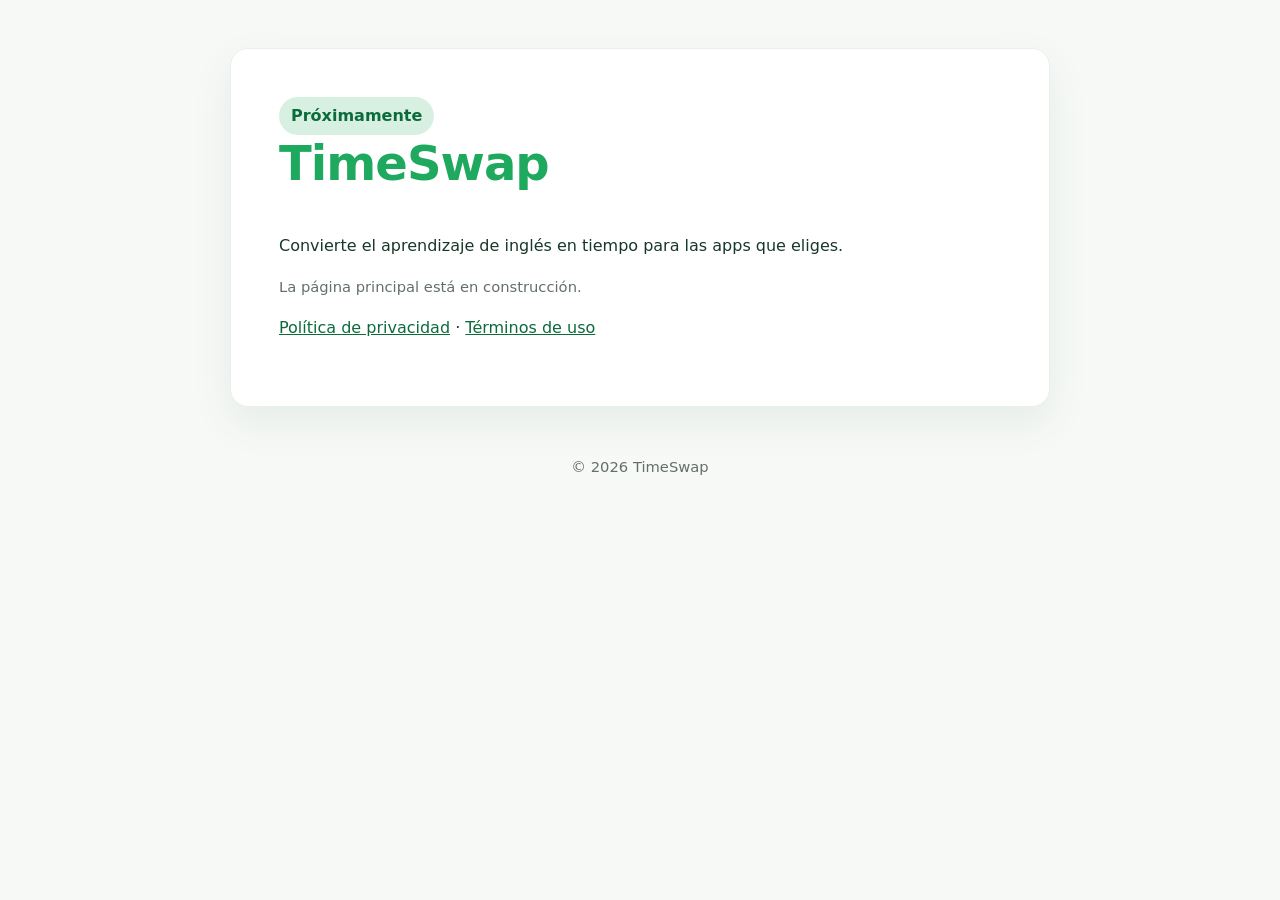
<file: index.html>
<!doctype html>
<html lang="es">
<head>
  <meta charset="utf-8">
  <meta name="viewport" content="width=device-width, initial-scale=1">
  <title>TimeSwap</title>
  <link rel="stylesheet" href="/styles.css">
</head>
<body>
  <main><section class="card">
    <span class="pill">Próximamente</span>
    <h1 class="brand">TimeSwap</h1>
    <p>Convierte el aprendizaje de inglés en tiempo para las apps que eliges.</p>
    <p class="meta">La página principal está en construcción.</p>
    <p><a href="/privacy">Política de privacidad</a> · <a href="/terms">Términos de uso</a></p>
  </section></main>
  <footer>© 2026 TimeSwap</footer>
</body>
</html>
</file>
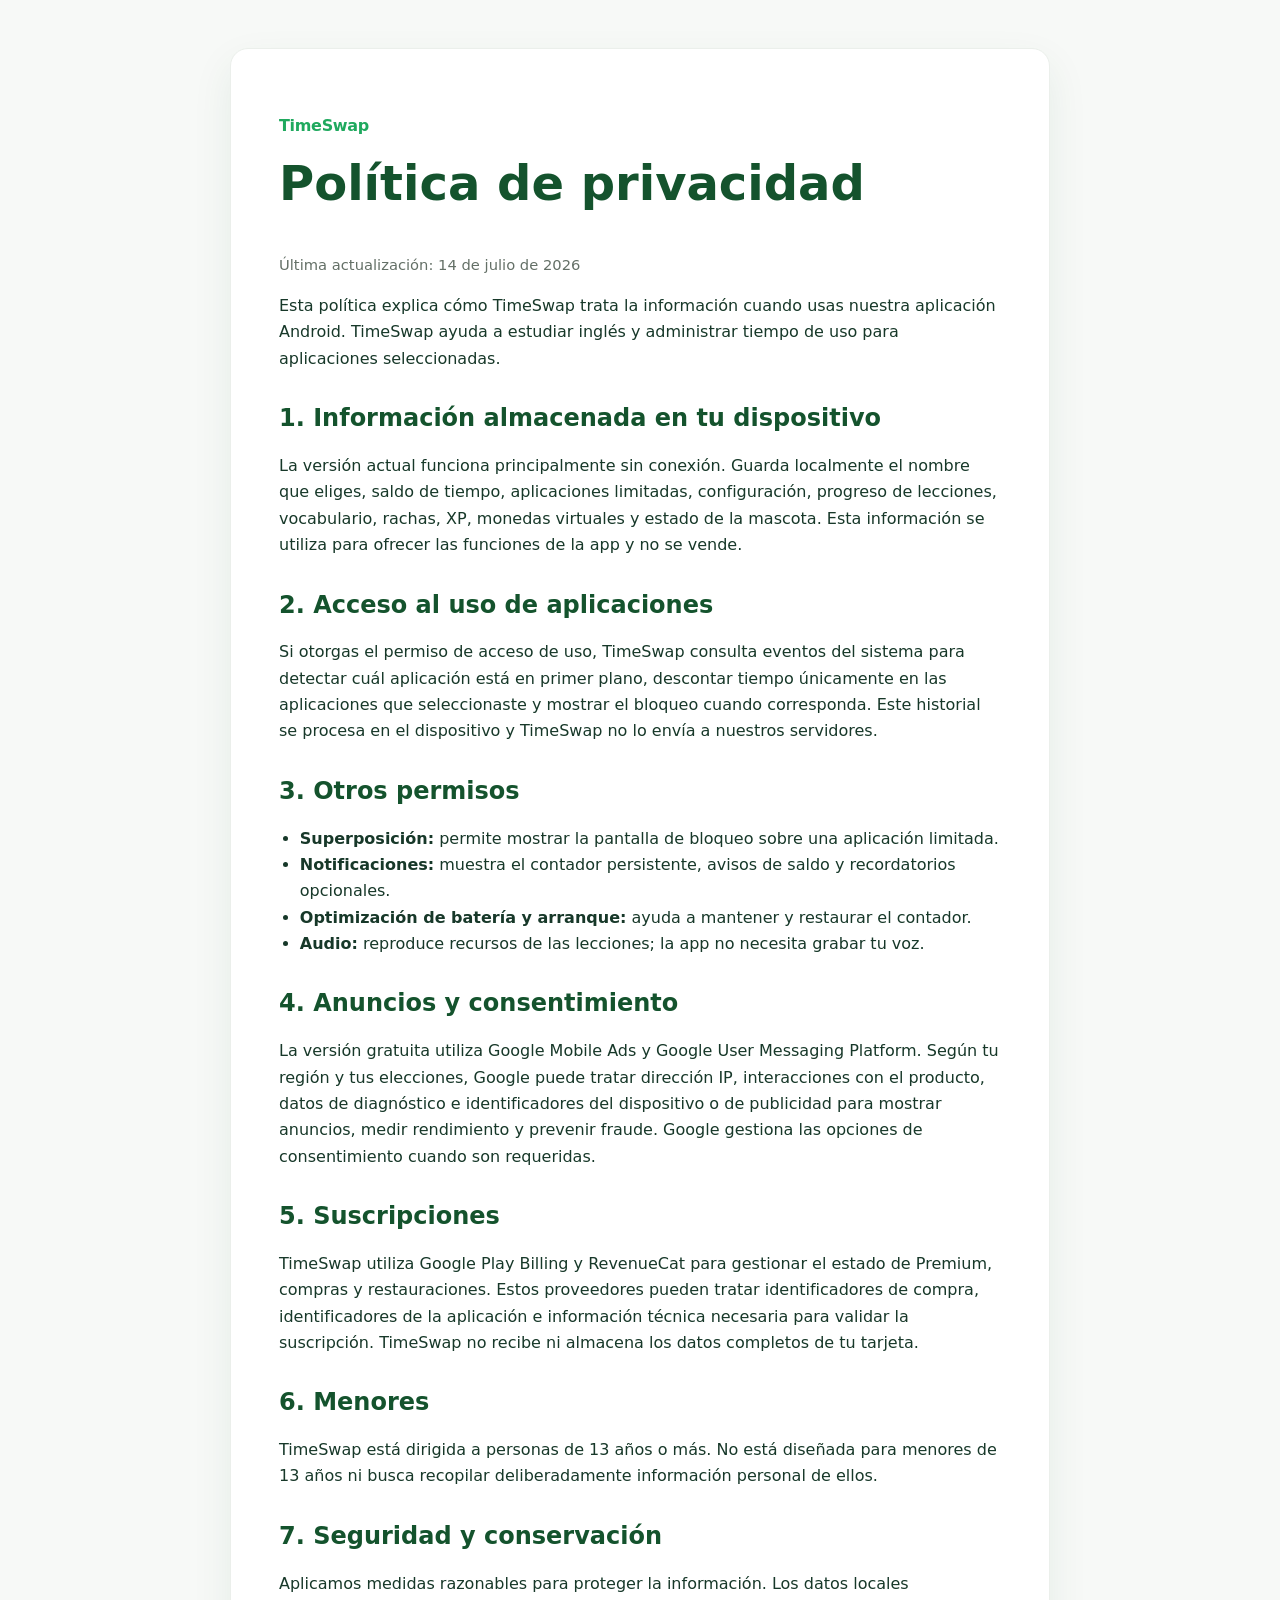
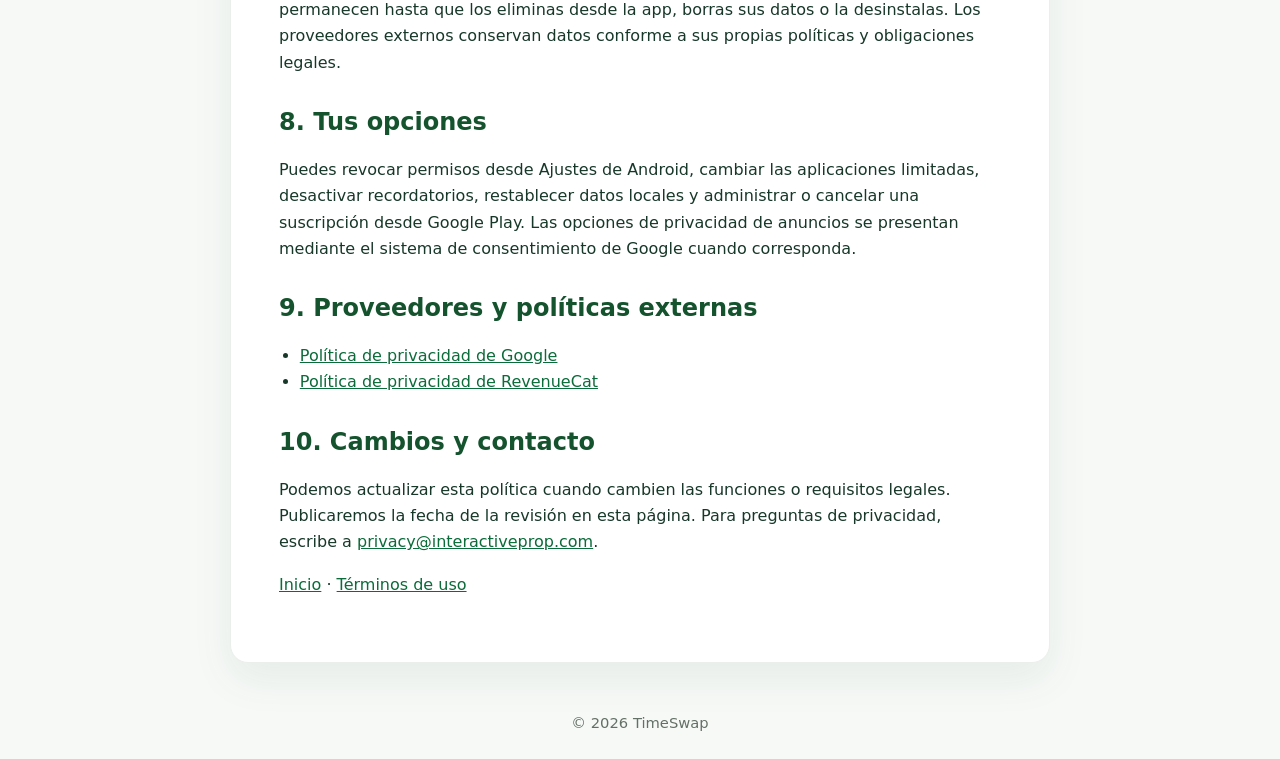
<file: privacy.html>
<!doctype html>
<html lang="es">
<head>
  <meta charset="utf-8">
  <meta name="viewport" content="width=device-width, initial-scale=1">
  <title>Política de privacidad — TimeSwap</title>
  <link rel="stylesheet" href="/styles.css">
</head>
<body>
<main><article class="card">
  <p class="brand">TimeSwap</p>
  <h1>Política de privacidad</h1>
  <p class="meta">Última actualización: 14 de julio de 2026</p>

  <p>Esta política explica cómo TimeSwap trata la información cuando usas nuestra aplicación Android. TimeSwap ayuda a estudiar inglés y administrar tiempo de uso para aplicaciones seleccionadas.</p>

  <h2>1. Información almacenada en tu dispositivo</h2>
  <p>La versión actual funciona principalmente sin conexión. Guarda localmente el nombre que eliges, saldo de tiempo, aplicaciones limitadas, configuración, progreso de lecciones, vocabulario, rachas, XP, monedas virtuales y estado de la mascota. Esta información se utiliza para ofrecer las funciones de la app y no se vende.</p>

  <h2>2. Acceso al uso de aplicaciones</h2>
  <p>Si otorgas el permiso de acceso de uso, TimeSwap consulta eventos del sistema para detectar cuál aplicación está en primer plano, descontar tiempo únicamente en las aplicaciones que seleccionaste y mostrar el bloqueo cuando corresponda. Este historial se procesa en el dispositivo y TimeSwap no lo envía a nuestros servidores.</p>

  <h2>3. Otros permisos</h2>
  <ul>
    <li><strong>Superposición:</strong> permite mostrar la pantalla de bloqueo sobre una aplicación limitada.</li>
    <li><strong>Notificaciones:</strong> muestra el contador persistente, avisos de saldo y recordatorios opcionales.</li>
    <li><strong>Optimización de batería y arranque:</strong> ayuda a mantener y restaurar el contador.</li>
    <li><strong>Audio:</strong> reproduce recursos de las lecciones; la app no necesita grabar tu voz.</li>
  </ul>

  <h2>4. Anuncios y consentimiento</h2>
  <p>La versión gratuita utiliza Google Mobile Ads y Google User Messaging Platform. Según tu región y tus elecciones, Google puede tratar dirección IP, interacciones con el producto, datos de diagnóstico e identificadores del dispositivo o de publicidad para mostrar anuncios, medir rendimiento y prevenir fraude. Google gestiona las opciones de consentimiento cuando son requeridas.</p>

  <h2>5. Suscripciones</h2>
  <p>TimeSwap utiliza Google Play Billing y RevenueCat para gestionar el estado de Premium, compras y restauraciones. Estos proveedores pueden tratar identificadores de compra, identificadores de la aplicación e información técnica necesaria para validar la suscripción. TimeSwap no recibe ni almacena los datos completos de tu tarjeta.</p>

  <h2>6. Menores</h2>
  <p>TimeSwap está dirigida a personas de 13 años o más. No está diseñada para menores de 13 años ni busca recopilar deliberadamente información personal de ellos.</p>

  <h2>7. Seguridad y conservación</h2>
  <p>Aplicamos medidas razonables para proteger la información. Los datos locales permanecen hasta que los eliminas desde la app, borras sus datos o la desinstalas. Los proveedores externos conservan datos conforme a sus propias políticas y obligaciones legales.</p>

  <h2>8. Tus opciones</h2>
  <p>Puedes revocar permisos desde Ajustes de Android, cambiar las aplicaciones limitadas, desactivar recordatorios, restablecer datos locales y administrar o cancelar una suscripción desde Google Play. Las opciones de privacidad de anuncios se presentan mediante el sistema de consentimiento de Google cuando corresponda.</p>

  <h2>9. Proveedores y políticas externas</h2>
  <ul>
    <li><a href="https://policies.google.com/privacy">Política de privacidad de Google</a></li>
    <li><a href="https://www.revenuecat.com/privacy/">Política de privacidad de RevenueCat</a></li>
  </ul>

  <h2>10. Cambios y contacto</h2>
  <p>Podemos actualizar esta política cuando cambien las funciones o requisitos legales. Publicaremos la fecha de la revisión en esta página. Para preguntas de privacidad, escribe a <a href="mailto:privacy@interactiveprop.com">privacy@interactiveprop.com</a>.</p>

  <p><a href="/">Inicio</a> · <a href="/terms">Términos de uso</a></p>
</article></main>
<footer>© 2026 TimeSwap</footer>
</body>
</html>
</file>
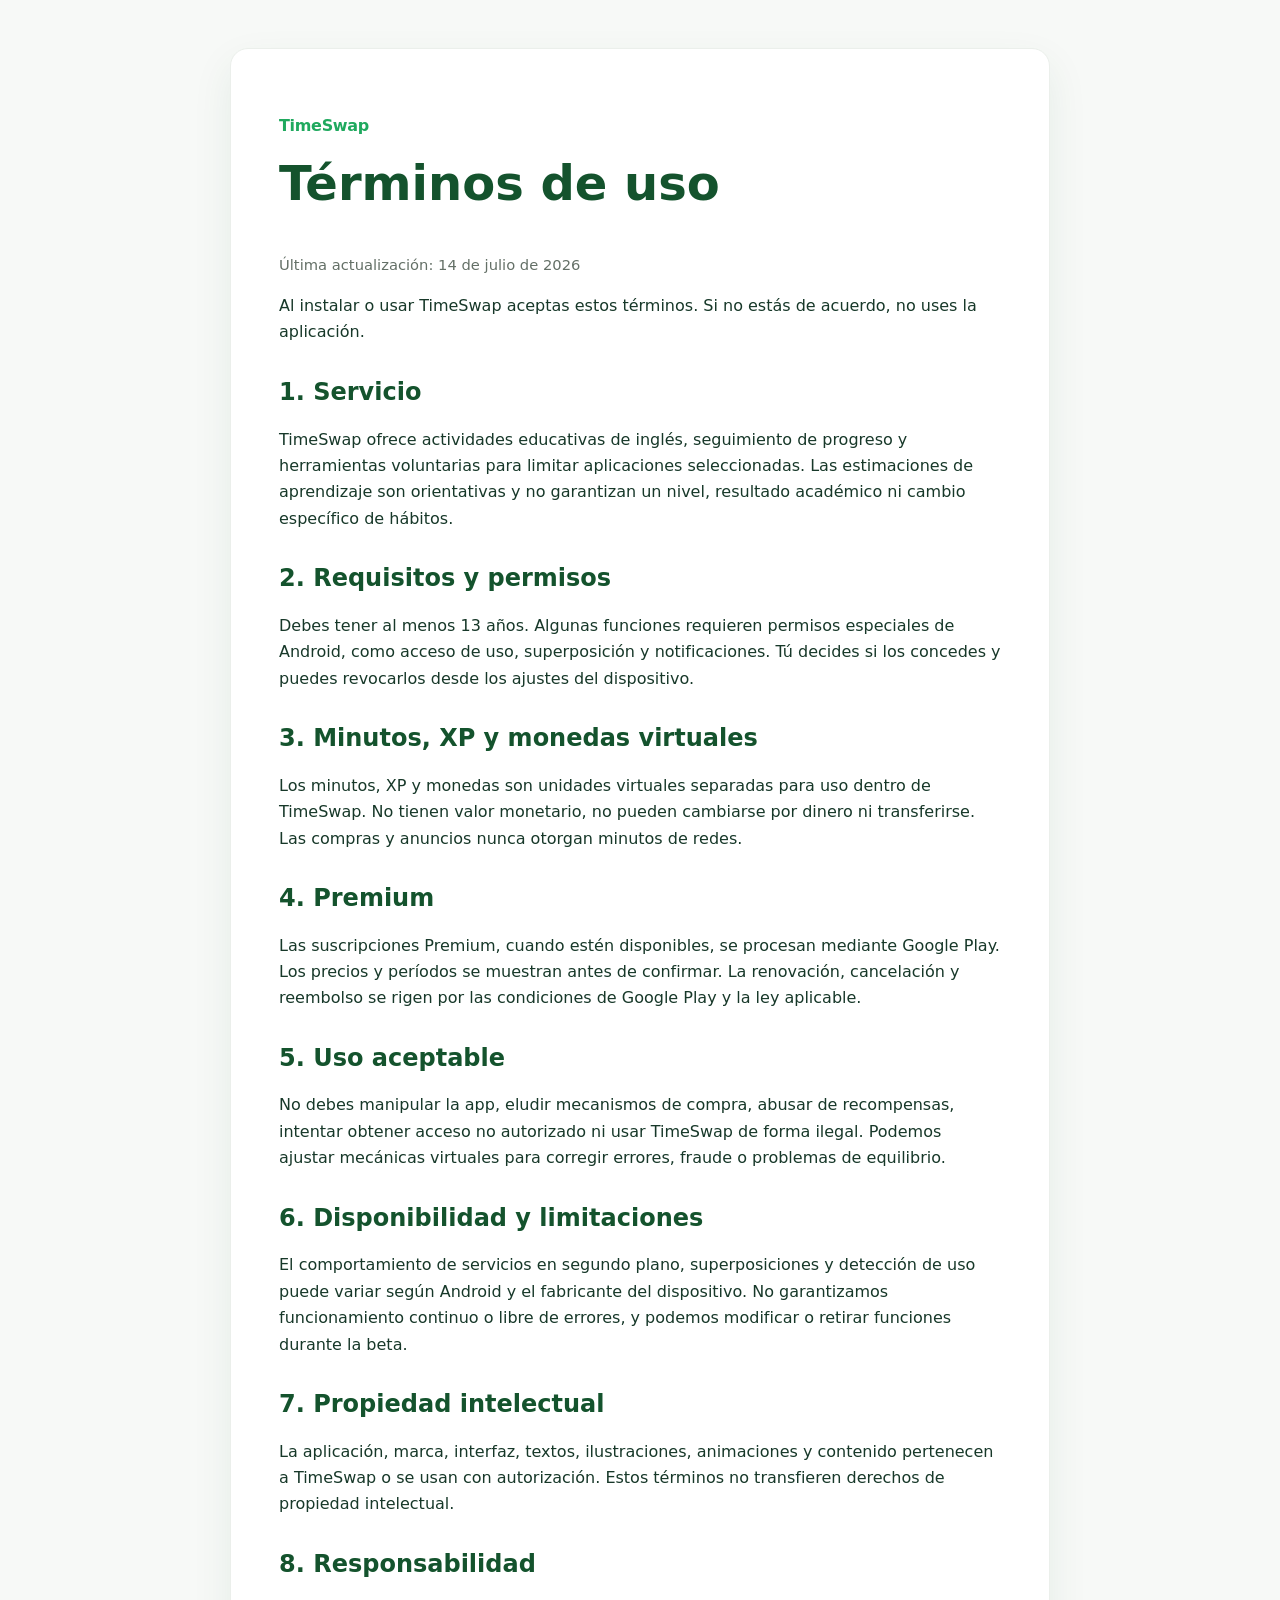
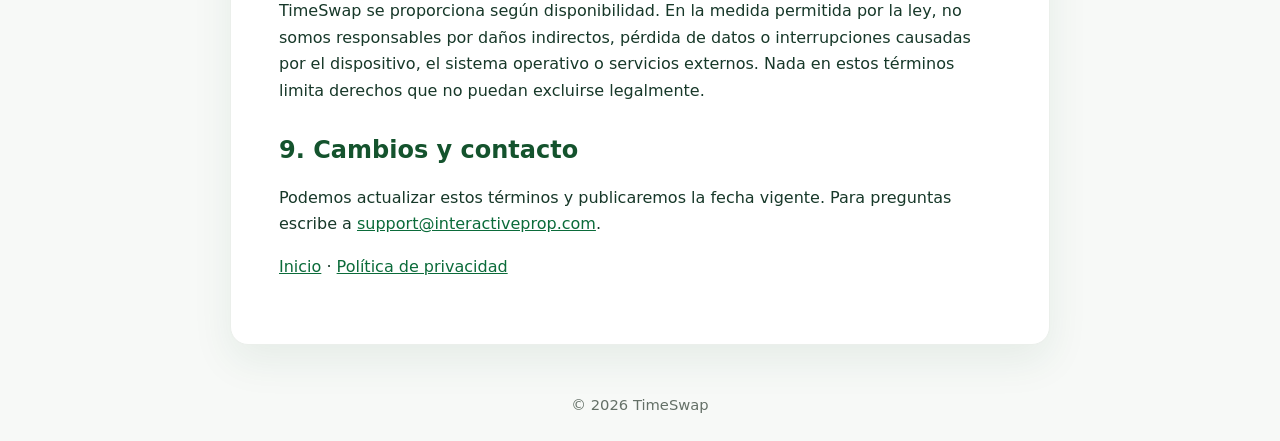
<file: terms.html>
<!doctype html>
<html lang="es">
<head>
  <meta charset="utf-8">
  <meta name="viewport" content="width=device-width, initial-scale=1">
  <title>Términos de uso — TimeSwap</title>
  <link rel="stylesheet" href="/styles.css">
</head>
<body>
<main><article class="card">
  <p class="brand">TimeSwap</p>
  <h1>Términos de uso</h1>
  <p class="meta">Última actualización: 14 de julio de 2026</p>

  <p>Al instalar o usar TimeSwap aceptas estos términos. Si no estás de acuerdo, no uses la aplicación.</p>

  <h2>1. Servicio</h2>
  <p>TimeSwap ofrece actividades educativas de inglés, seguimiento de progreso y herramientas voluntarias para limitar aplicaciones seleccionadas. Las estimaciones de aprendizaje son orientativas y no garantizan un nivel, resultado académico ni cambio específico de hábitos.</p>

  <h2>2. Requisitos y permisos</h2>
  <p>Debes tener al menos 13 años. Algunas funciones requieren permisos especiales de Android, como acceso de uso, superposición y notificaciones. Tú decides si los concedes y puedes revocarlos desde los ajustes del dispositivo.</p>

  <h2>3. Minutos, XP y monedas virtuales</h2>
  <p>Los minutos, XP y monedas son unidades virtuales separadas para uso dentro de TimeSwap. No tienen valor monetario, no pueden cambiarse por dinero ni transferirse. Las compras y anuncios nunca otorgan minutos de redes.</p>

  <h2>4. Premium</h2>
  <p>Las suscripciones Premium, cuando estén disponibles, se procesan mediante Google Play. Los precios y períodos se muestran antes de confirmar. La renovación, cancelación y reembolso se rigen por las condiciones de Google Play y la ley aplicable.</p>

  <h2>5. Uso aceptable</h2>
  <p>No debes manipular la app, eludir mecanismos de compra, abusar de recompensas, intentar obtener acceso no autorizado ni usar TimeSwap de forma ilegal. Podemos ajustar mecánicas virtuales para corregir errores, fraude o problemas de equilibrio.</p>

  <h2>6. Disponibilidad y limitaciones</h2>
  <p>El comportamiento de servicios en segundo plano, superposiciones y detección de uso puede variar según Android y el fabricante del dispositivo. No garantizamos funcionamiento continuo o libre de errores, y podemos modificar o retirar funciones durante la beta.</p>

  <h2>7. Propiedad intelectual</h2>
  <p>La aplicación, marca, interfaz, textos, ilustraciones, animaciones y contenido pertenecen a TimeSwap o se usan con autorización. Estos términos no transfieren derechos de propiedad intelectual.</p>

  <h2>8. Responsabilidad</h2>
  <p>TimeSwap se proporciona según disponibilidad. En la medida permitida por la ley, no somos responsables por daños indirectos, pérdida de datos o interrupciones causadas por el dispositivo, el sistema operativo o servicios externos. Nada en estos términos limita derechos que no puedan excluirse legalmente.</p>

  <h2>9. Cambios y contacto</h2>
  <p>Podemos actualizar estos términos y publicaremos la fecha vigente. Para preguntas escribe a <a href="mailto:support@interactiveprop.com">support@interactiveprop.com</a>.</p>

  <p><a href="/">Inicio</a> · <a href="/privacy">Política de privacidad</a></p>
</article></main>
<footer>© 2026 TimeSwap</footer>
</body>
</html>
</file>
<file: styles.css>
:root {
  font-family: Inter, ui-sans-serif, system-ui, -apple-system, BlinkMacSystemFont, "Segoe UI", sans-serif;
  color: #173829;
  background: #f7f9f7;
  line-height: 1.65;
}

* { box-sizing: border-box; }
body { margin: 0; }
main { width: min(820px, calc(100% - 32px)); margin: 48px auto; }
.card { background: #fff; border: 1px solid #ebefeb; border-radius: 18px; padding: clamp(24px, 5vw, 48px); box-shadow: 0 16px 40px rgba(20,83,45,.08); }
.brand { color: #1fa95e; font-weight: 800; letter-spacing: -.02em; }
h1, h2 { color: #14532d; line-height: 1.2; }
h1 { font-size: clamp(2rem, 5vw, 3rem); margin-top: 0; }
h2 { margin-top: 2rem; }
a { color: #0b6b3a; }
.meta, footer { color: #647067; font-size: .92rem; }
footer { margin: 24px 0; text-align: center; }
.pill { display: inline-block; background: #d8f0e1; color: #0b6b3a; border-radius: 999px; padding: 6px 12px; font-weight: 700; }
ul { padding-left: 1.3rem; }
</file>
